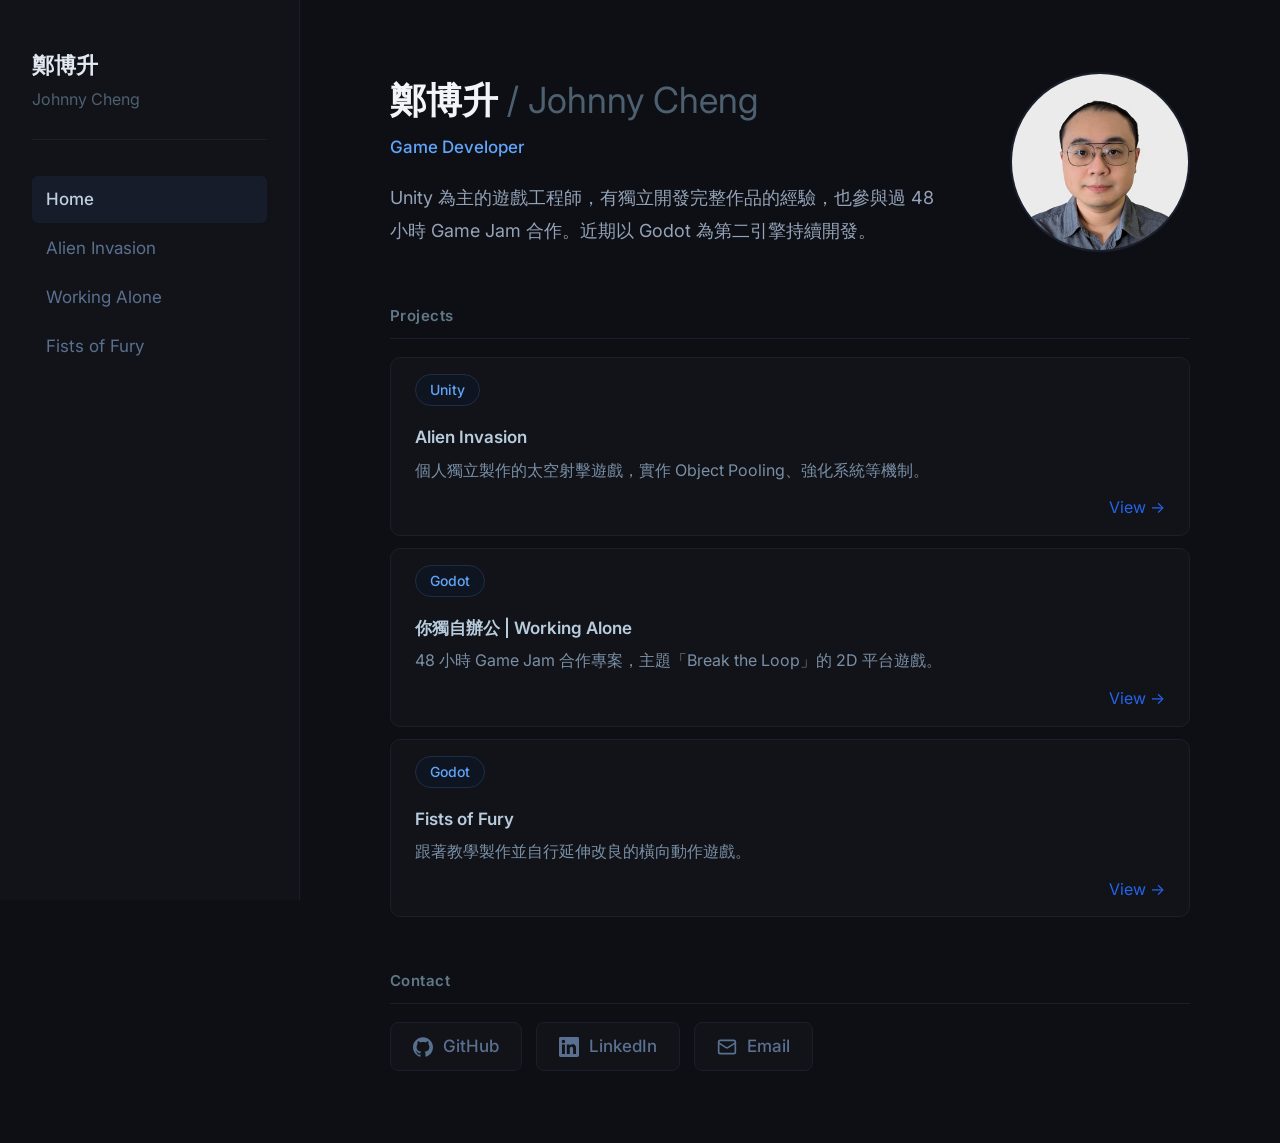
<file: index.html>
<!DOCTYPE html>
<html lang="zh-TW">
<head>
  <meta charset="UTF-8">
  <meta name="viewport" content="width=device-width, initial-scale=1.0">
  <title>Johnny Cheng - Portfolio</title>
  <link rel="stylesheet" href="style.css">
</head>

<body>
<div class="container">
  <div class="sidebar">
    <div class="name">
      <div class="zh">鄭博升</div>
      <div class="en">Johnny Cheng</div>
    </div>
    <a href="index.html" class="active">Home</a>
    <a href="shooter.html">Alien Invasion</a>
    <a href="gamejam.html">Working Alone</a>
    <a href="godot.html">Fists of Fury</a>
  </div>

  <div class="content">

    <div class="hero-section">
      <div class="hero-text">
        <h1>鄭博升<span> / Johnny Cheng</span></h1>
        <p class="hero-role">Game Developer</p>
        <p class="hero-bio">
          Unity 為主的遊戲工程師，有獨立開發完整作品的經驗，也參與過 48 小時 Game Jam 合作。近期以 Godot 為第二引擎持續開發。
        </p>
      </div>
      <img src="assets/PORTRAIT_SM.jpg" alt="profile" class="profile-img">
    </div>

    <h3>Projects</h3>
    <div class="project-grid">

      <a class="project-card" href="shooter.html">
        <span class="tech-badge">Unity</span>
        <div class="project-card-title">Alien Invasion</div>
        <p class="project-card-desc">個人獨立製作的太空射擊遊戲，實作 Object Pooling、強化系統等機制。</p>
        <div class="card-footer">
          <span class="card-arrow">View →</span>
        </div>
      </a>

      <a class="project-card" href="gamejam.html">
        <span class="tech-badge">Godot</span>
        <div class="project-card-title">你獨自辦公 | Working Alone</div>
        <p class="project-card-desc">48 小時 Game Jam 合作專案，主題「Break the Loop」的 2D 平台遊戲。</p>
        <div class="card-footer">
          <span class="card-arrow">View →</span>
        </div>
      </a>

      <a class="project-card" href="godot.html">
        <span class="tech-badge">Godot</span>
        <div class="project-card-title">Fists of Fury</div>
        <p class="project-card-desc">跟著教學製作並自行延伸改良的橫向動作遊戲。</p>
        <div class="card-footer">
          <span class="card-arrow">View →</span>
        </div>
      </a>

    </div>

    <h3>Contact</h3>
    <div class="link-row">
      <a class="icon-link" href="https://github.com/ps-cheng">
        <svg viewBox="0 0 24 24" fill="currentColor" xmlns="http://www.w3.org/2000/svg"><path d="M12 .297c-6.63 0-12 5.373-12 12 0 5.303 3.438 9.8 8.205 11.385.6.113.82-.258.82-.577 0-.285-.01-1.04-.015-2.04-3.338.724-4.042-1.61-4.042-1.61C4.422 18.07 3.633 17.7 3.633 17.7c-1.087-.744.084-.729.084-.729 1.205.084 1.838 1.236 1.838 1.236 1.07 1.835 2.809 1.305 3.495.998.108-.776.417-1.305.76-1.605-2.665-.3-5.466-1.332-5.466-5.93 0-1.31.465-2.38 1.235-3.22-.135-.303-.54-1.523.105-3.176 0 0 1.005-.322 3.3 1.23.96-.267 1.98-.399 3-.405 1.02.006 2.04.138 3 .405 2.28-1.552 3.285-1.23 3.285-1.23.645 1.653.24 2.873.12 3.176.765.84 1.23 1.91 1.23 3.22 0 4.61-2.805 5.625-5.475 5.92.42.36.81 1.096.81 2.22 0 1.606-.015 2.896-.015 3.286 0 .315.21.69.825.57C20.565 22.092 24 17.592 24 12.297c0-6.627-5.373-12-12-12"/></svg>
        GitHub
      </a>
      <a class="icon-link" href="https://linkedin.com/in/po-sheng-johnny-cheng">
        <svg viewBox="0 0 24 24" fill="currentColor" xmlns="http://www.w3.org/2000/svg"><path d="M20.447 20.452h-3.554v-5.569c0-1.328-.027-3.037-1.852-3.037-1.853 0-2.136 1.445-2.136 2.939v5.667H9.351V9h3.414v1.561h.046c.477-.9 1.637-1.85 3.37-1.85 3.601 0 4.267 2.37 4.267 5.455v6.286zM5.337 7.433c-1.144 0-2.063-.926-2.063-2.065 0-1.138.92-2.063 2.063-2.063 1.14 0 2.064.925 2.064 2.063 0 1.139-.925 2.065-2.064 2.065zm1.782 13.019H3.555V9h3.564v11.452zM22.225 0H1.771C.792 0 0 .774 0 1.729v20.542C0 23.227.792 24 1.771 24h20.451C23.2 24 24 23.227 24 22.271V1.729C24 .774 23.2 0 22.222 0h.003z"/></svg>
        LinkedIn
      </a>
      <a class="icon-link" href="mailto:johnnyc0217@email.com">
        <svg viewBox="0 0 24 24" fill="none" stroke="currentColor" stroke-width="2" stroke-linecap="round" stroke-linejoin="round" xmlns="http://www.w3.org/2000/svg">
          <rect x="2" y="4" width="20" height="16" rx="2"/>
          <path d="m22 7-8.97 5.7a1.94 1.94 0 0 1-2.06 0L2 7"/>
        </svg>
        Email
      </a>
    </div>

  </div>
</div>
</body>
</html>
</file>
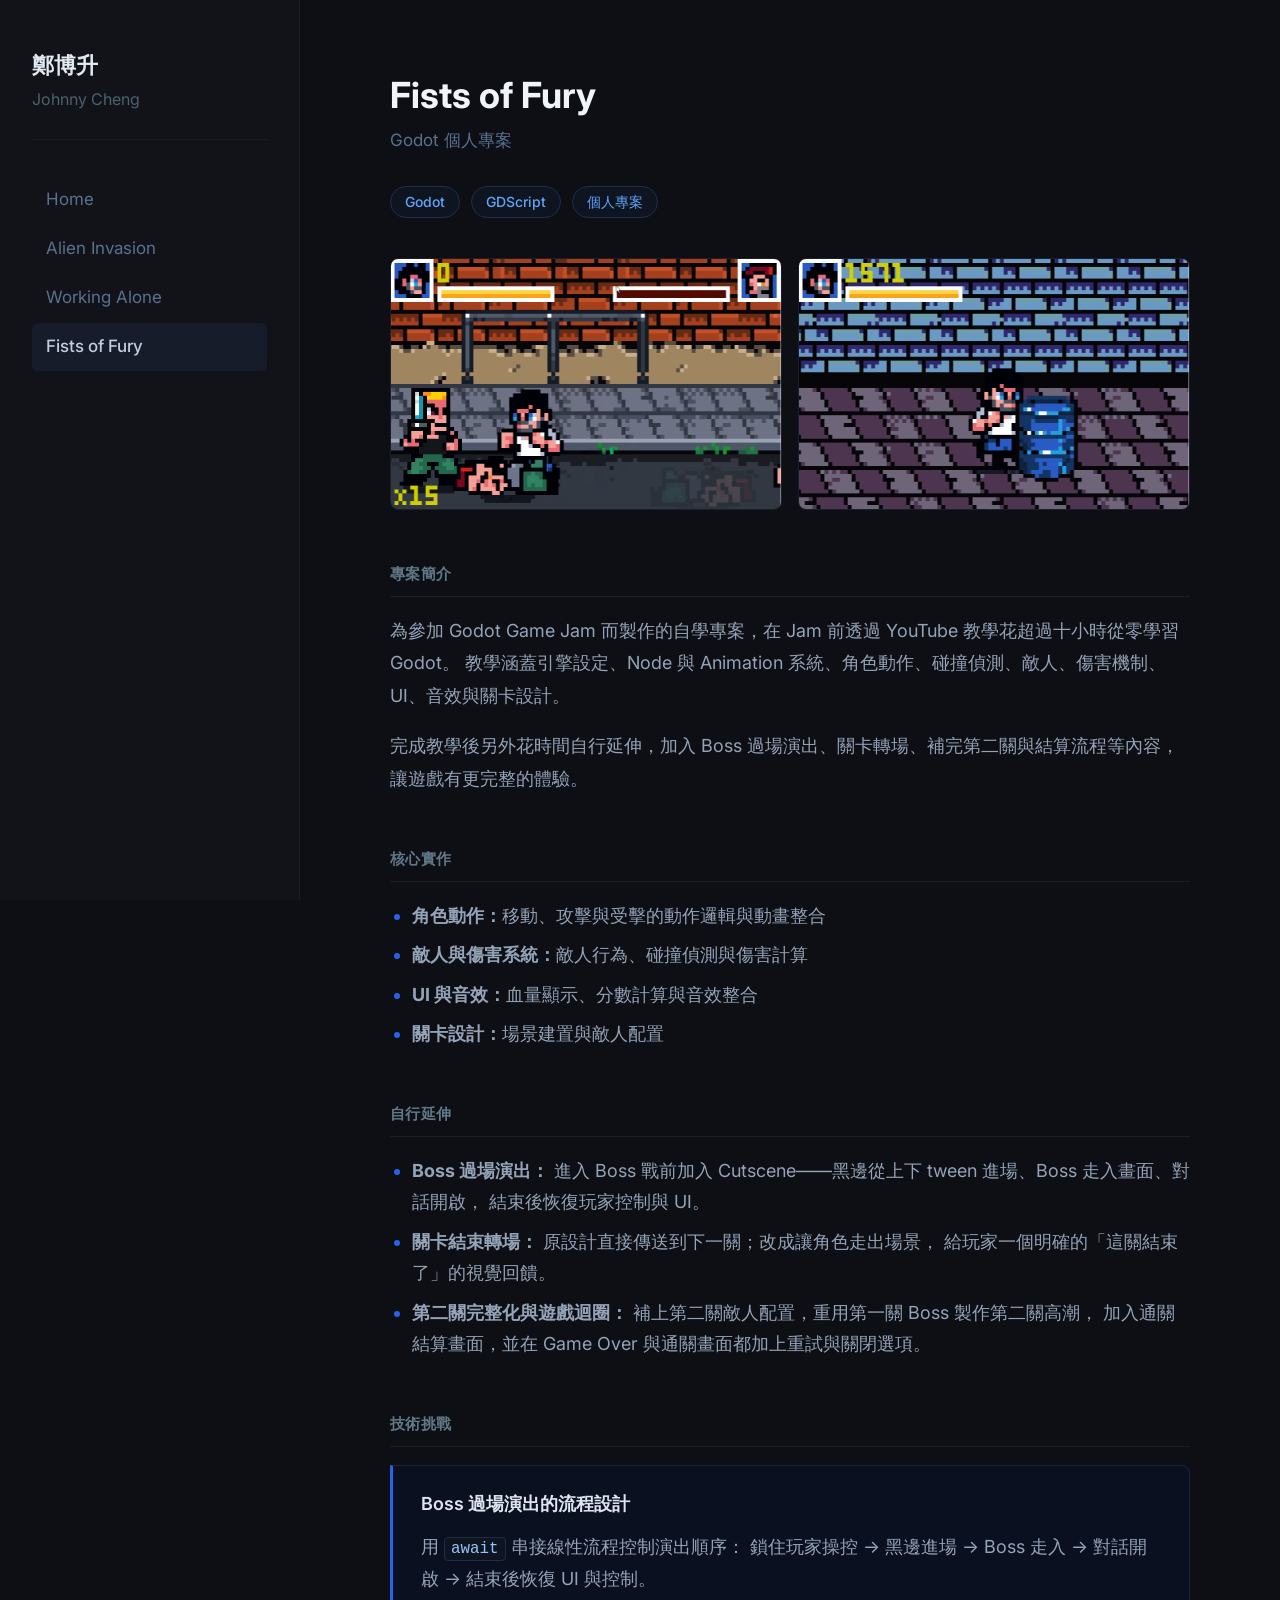
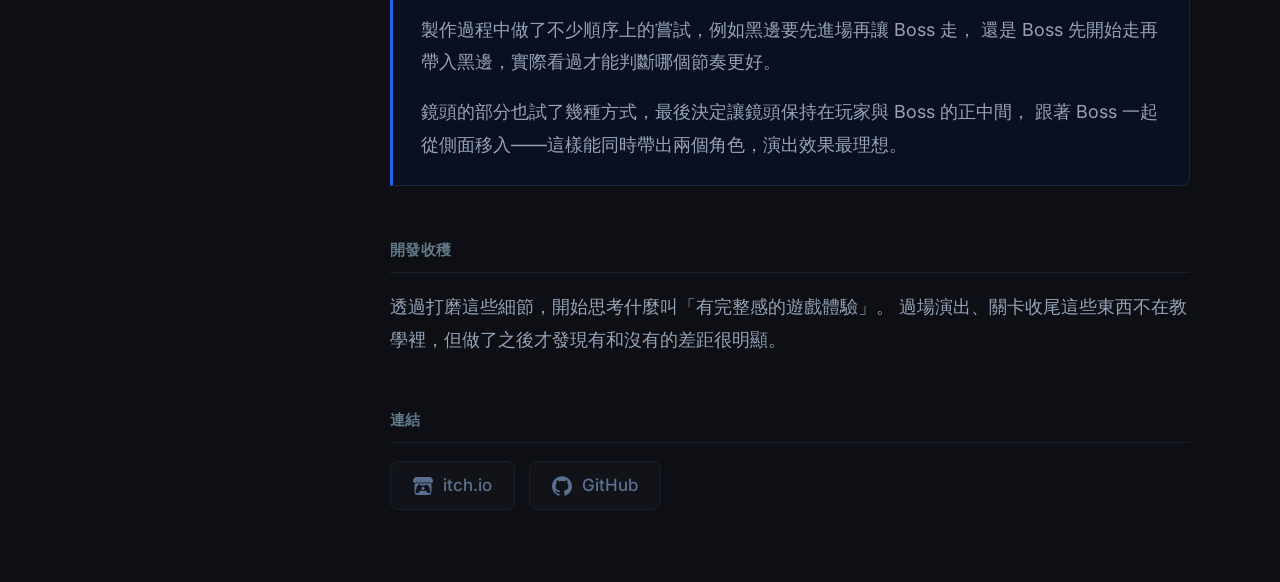
<file: godot.html>
<!DOCTYPE html>
<html lang="zh-TW">
<head>
  <meta charset="UTF-8">
  <meta name="viewport" content="width=device-width, initial-scale=1.0">
  <title>Fists of Fury — Johnny Cheng</title>
  <link rel="stylesheet" href="style.css">
</head>

<body>
<div class="container">
  <div class="sidebar">
    <div class="name">
      <div class="zh">鄭博升</div>
      <div class="en">Johnny Cheng</div>
    </div>
    <a href="index.html">Home</a>
    <a href="shooter.html">Alien Invasion</a>
    <a href="gamejam.html">Working Alone</a>
    <a href="godot.html" class="active">Fists of Fury</a>
  </div>

  <div class="content">

    <h1>Fists of Fury</h1>
    <h2>Godot 個人專案</h2>

    <span class="tech-badge">Godot</span>
    <span class="tech-badge">GDScript</span>
    <span class="tech-badge">個人專案</span>

    <div class="screenshot-row">
      <img src="assets/godot1.gif" alt="gameplay 1">
      <img src="assets/godot2.gif" alt="gameplay 2">
    </div>

    <h3>專案簡介</h3>
    <p>
      為參加 Godot Game Jam 而製作的自學專案，在 Jam 前透過 YouTube 教學花超過十小時從零學習 Godot。
      教學涵蓋引擎設定、Node 與 Animation 系統、角色動作、碰撞偵測、敵人、傷害機制、UI、音效與關卡設計。
    </p>
    <p>
      完成教學後另外花時間自行延伸，加入 Boss 過場演出、關卡轉場、補完第二關與結算流程等內容，
      讓遊戲有更完整的體驗。
    </p>

    <h3>核心實作</h3>
    <ul>
      <li><b>角色動作：</b>移動、攻擊與受擊的動作邏輯與動畫整合</li>
      <li><b>敵人與傷害系統：</b>敵人行為、碰撞偵測與傷害計算</li>
      <li><b>UI 與音效：</b>血量顯示、分數計算與音效整合</li>
      <li><b>關卡設計：</b>場景建置與敵人配置</li>
    </ul>

    <h3>自行延伸</h3>
    <ul>
      <li>
        <b>Boss 過場演出：</b>
        進入 Boss 戰前加入 Cutscene——黑邊從上下 tween 進場、Boss 走入畫面、對話開啟，
        結束後恢復玩家控制與 UI。
      </li>
      <li>
        <b>關卡結束轉場：</b>
        原設計直接傳送到下一關；改成讓角色走出場景，
        給玩家一個明確的「這關結束了」的視覺回饋。
      </li>
      <li>
        <b>第二關完整化與遊戲迴圈：</b>
        補上第二關敵人配置，重用第一關 Boss 製作第二關高潮，
        加入通關結算畫面，並在 Game Over 與通關畫面都加上重試與關閉選項。
      </li>
    </ul>

    <h3>技術挑戰</h3>

    <div class="challenge">
      <h4>Boss 過場演出的流程設計</h4>
      <p>
        用 <code>await</code> 串接線性流程控制演出順序：
        鎖住玩家操控 → 黑邊進場 → Boss 走入 → 對話開啟 → 結束後恢復 UI 與控制。
      </p>
      <p>
        製作過程中做了不少順序上的嘗試，例如黑邊要先進場再讓 Boss 走，
        還是 Boss 先開始走再帶入黑邊，實際看過才能判斷哪個節奏更好。
      </p>
      <p>
        鏡頭的部分也試了幾種方式，最後決定讓鏡頭保持在玩家與 Boss 的正中間，
        跟著 Boss 一起從側面移入——這樣能同時帶出兩個角色，演出效果最理想。
      </p>
    </div>

    <h3>開發收穫</h3>
    <p>
      透過打磨這些細節，開始思考什麼叫「有完整感的遊戲體驗」。
      過場演出、關卡收尾這些東西不在教學裡，但做了之後才發現有和沒有的差距很明顯。
    </p>

    <h3>連結</h3>
    <div class="link-row">
      <a class="icon-link" href="https://mori0217.itch.io/fists-of-fury">
        <svg viewBox="0 0 24 24" fill="currentColor" xmlns="http://www.w3.org/2000/svg"><path d="M3.13 1.338C2.08 1.96.02 4.328 0 4.95v1.03c0 1.303 1.22 2.45 2.325 2.45 1.33 0 2.436-1.102 2.436-2.41 0 1.308 1.07 2.41 2.4 2.41 1.328 0 2.362-1.102 2.362-2.41 0 1.308 1.137 2.41 2.466 2.41h.024c1.33 0 2.466-1.102 2.466-2.41 0 1.308 1.034 2.41 2.363 2.41 1.33 0 2.4-1.102 2.4-2.41 0 1.308 1.106 2.41 2.435 2.41C22.78 8.43 24 7.282 24 5.98V4.95c-.02-.62-2.082-2.99-3.13-3.612-3.253-.114-5.508-.134-8.87-.133-3.362 0-7.945.053-8.87.133zm6.376 6.477a2.74 2.74 0 0 1-.468.602c-.5.49-1.19.795-1.947.795a2.786 2.786 0 0 1-1.95-.795c-.182-.178-.32-.37-.446-.59-.127.222-.303.412-.486.59a2.788 2.788 0 0 1-1.95.795c-.092 0-.187-.025-.264-.052-.107 1.113-.152 2.176-.168 2.95v.005l-.006 1.167c.02 2.334-.23 7.564 1.03 8.85 1.952.454 5.545.662 9.15.663 3.605 0 7.198-.21 9.15-.664 1.26-1.284 1.01-6.514 1.03-8.848l-.006-1.167v-.004c-.016-.775-.06-1.838-.168-2.95-.077.026-.172.052-.263.052a2.788 2.788 0 0 1-1.95-.795c-.184-.178-.36-.368-.486-.59-.127.22-.265.412-.447.59a2.786 2.786 0 0 1-1.95.794c-.76 0-1.446-.303-1.948-.793a2.74 2.74 0 0 1-.468-.602 2.738 2.738 0 0 1-.463.602 2.787 2.787 0 0 1-1.95.794h-.16a2.787 2.787 0 0 1-1.95-.793 2.738 2.738 0 0 1-.464-.602zm-2.004 2.59v.002c.795.002 1.5 0 2.373.953.687-.072 1.406-.108 2.125-.107.72 0 1.438.035 2.125.107.873-.953 1.578-.95 2.372-.953.376 0 1.876 0 2.92 2.934l1.123 4.028c.832 2.995-.266 3.068-1.636 3.07-2.03-.075-3.156-1.55-3.156-3.025-1.124.184-2.436.276-3.748.277-1.312 0-2.624-.093-3.748-.277 0 1.475-1.125 2.95-3.156 3.026-1.37-.004-2.468-.077-1.636-3.072l1.122-4.027c1.045-2.934 2.545-2.934 2.92-2.934zM12 12.714c-.002.002-2.14 1.964-2.523 2.662l1.4-.056v1.22c0 .056.56.033 1.123.007.562.026 1.124.05 1.124-.008v-1.22l1.4.055C14.138 14.677 12 12.713 12 12.713z"/></svg>
        itch.io
      </a>
      <a class="icon-link" href="https://github.com/ps-cheng/Godot-fists-of-fury">
        <svg viewBox="0 0 24 24" fill="currentColor" xmlns="http://www.w3.org/2000/svg"><path d="M12 .297c-6.63 0-12 5.373-12 12 0 5.303 3.438 9.8 8.205 11.385.6.113.82-.258.82-.577 0-.285-.01-1.04-.015-2.04-3.338.724-4.042-1.61-4.042-1.61C4.422 18.07 3.633 17.7 3.633 17.7c-1.087-.744.084-.729.084-.729 1.205.084 1.838 1.236 1.838 1.236 1.07 1.835 2.809 1.305 3.495.998.108-.776.417-1.305.76-1.605-2.665-.3-5.466-1.332-5.466-5.93 0-1.31.465-2.38 1.235-3.22-.135-.303-.54-1.523.105-3.176 0 0 1.005-.322 3.3 1.23.96-.267 1.98-.399 3-.405 1.02.006 2.04.138 3 .405 2.28-1.552 3.285-1.23 3.285-1.23.645 1.653.24 2.873.12 3.176.765.84 1.23 1.91 1.23 3.22 0 4.61-2.805 5.625-5.475 5.92.42.36.81 1.096.81 2.22 0 1.606-.015 2.896-.015 3.286 0 .315.21.69.825.57C20.565 22.092 24 17.592 24 12.297c0-6.627-5.373-12-12-12"/></svg>
        GitHub
      </a>
    </div>

  </div>
</div>
</body>
</html>
</file>
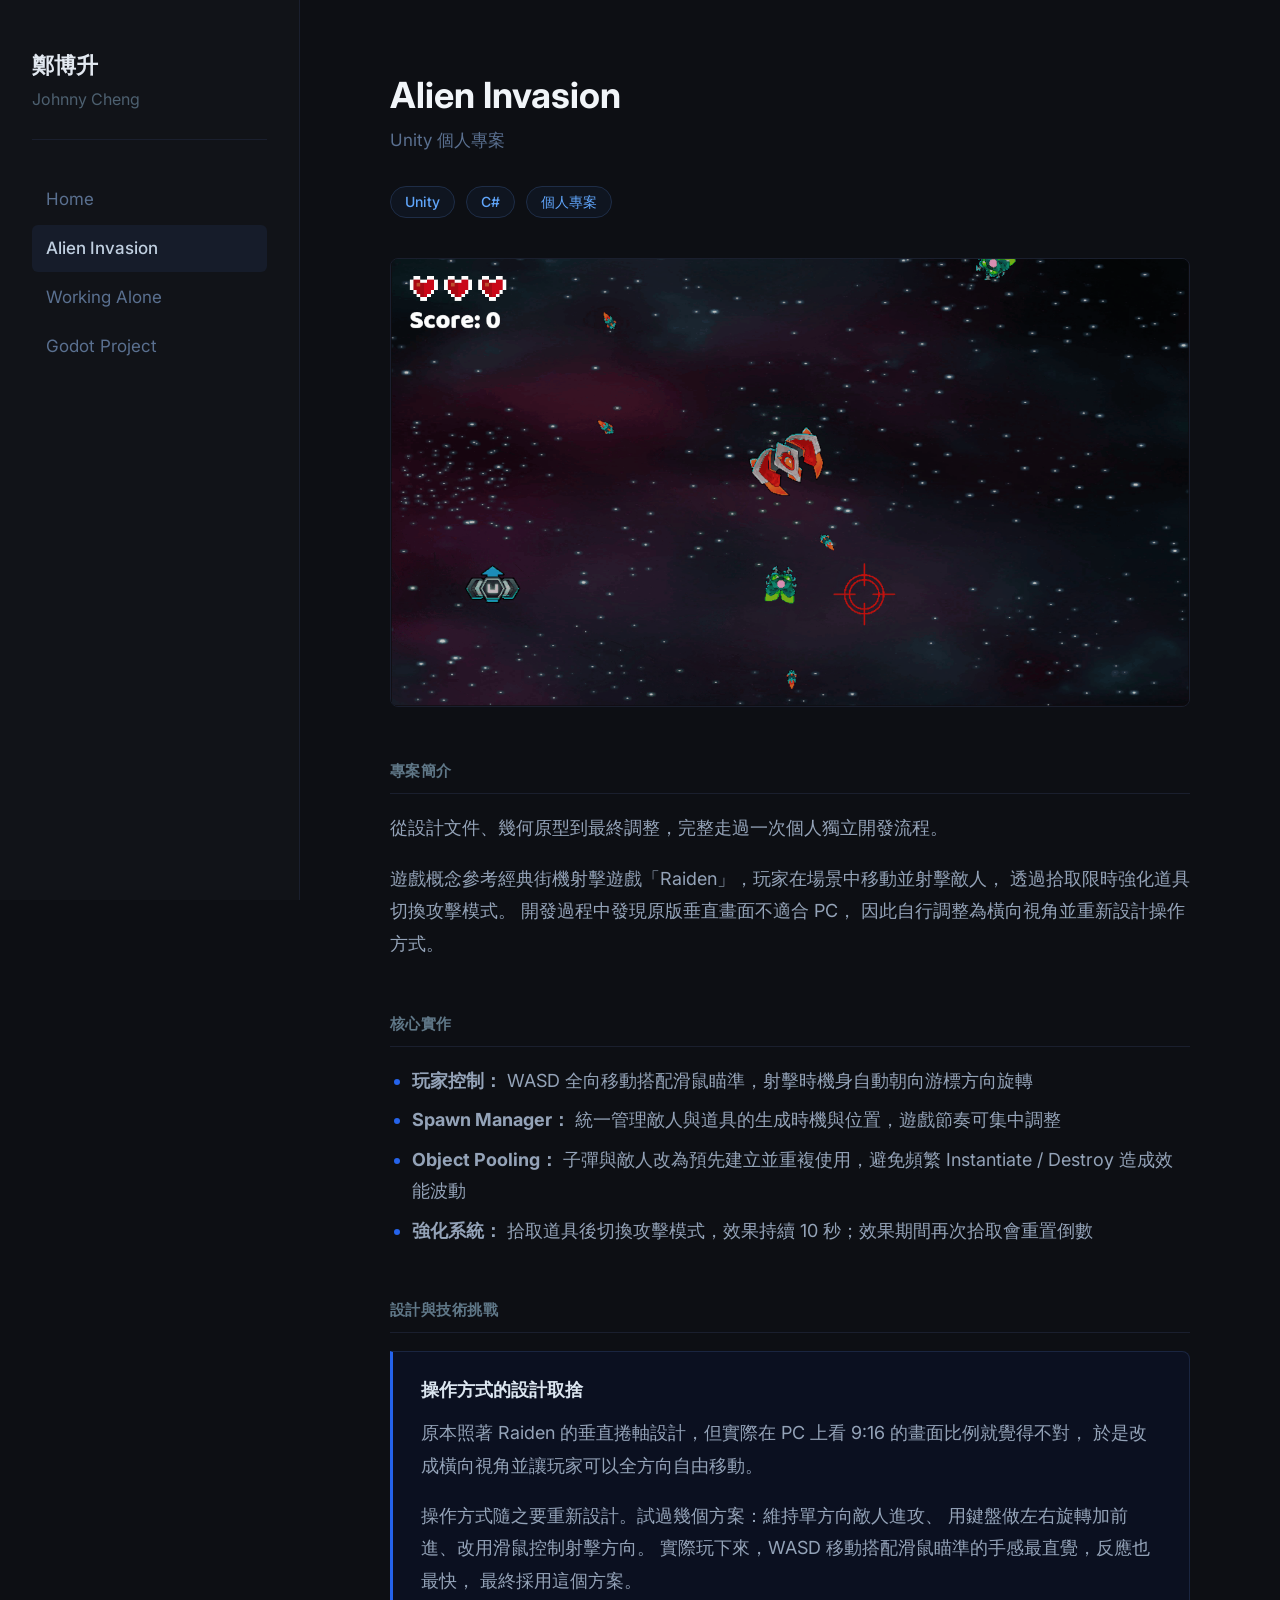
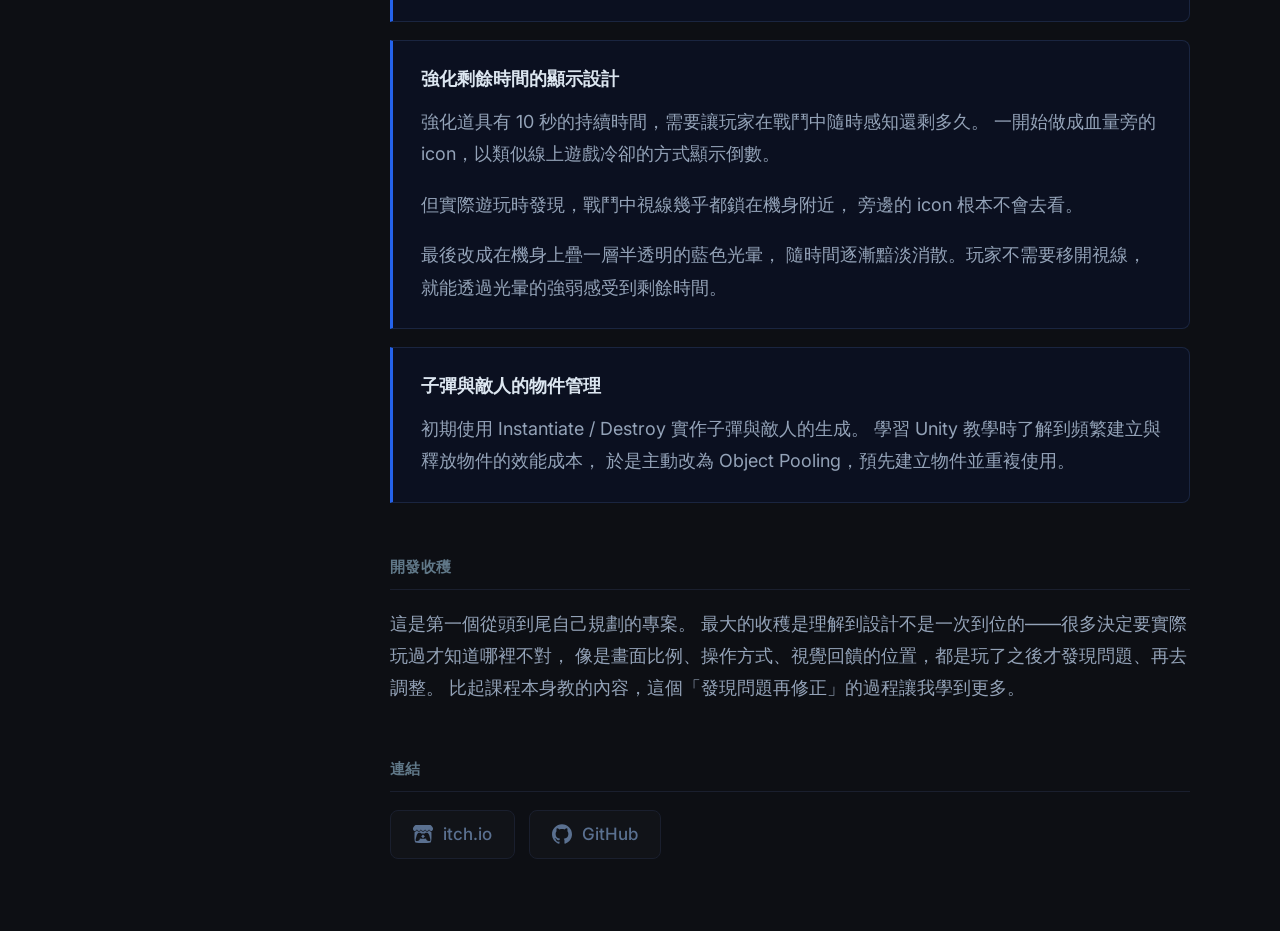
<file: shooter.html>
<!DOCTYPE html>
<html lang="zh-TW">
<head>
  <meta charset="UTF-8">
  <meta name="viewport" content="width=device-width, initial-scale=1.0">
  <title>Alien Invasion — Johnny Cheng</title>
  <link rel="stylesheet" href="style.css">
</head>

<body>
<div class="container">
  <div class="sidebar">
    <div class="name">
      <div class="zh">鄭博升</div>
      <div class="en">Johnny Cheng</div>
    </div>
    <a href="index.html">Home</a>
    <a href="shooter.html" class="active">Alien Invasion</a>
    <a href="gamejam.html">Working Alone</a>
    <a href="godot.html">Godot Project</a>
  </div>

  <div class="content">

    <h1>Alien Invasion</h1>
    <h2>Unity 個人專案</h2>

    <span class="tech-badge">Unity</span>
    <span class="tech-badge">C#</span>
    <span class="tech-badge">個人專案</span>

    <img src="assets/shooter.gif" alt="gameplay" class="screenshot">

    <h3>專案簡介</h3>
    <p>
      從設計文件、幾何原型到最終調整，完整走過一次個人獨立開發流程。
    </p>
    <p>
      遊戲概念參考經典街機射擊遊戲「Raiden」，玩家在場景中移動並射擊敵人，
      透過拾取限時強化道具切換攻擊模式。
      開發過程中發現原版垂直畫面不適合 PC，
      因此自行調整為橫向視角並重新設計操作方式。
    </p>

    <h3>核心實作</h3>
    <ul>
      <li>
        <b>玩家控制：</b>
        WASD 全向移動搭配滑鼠瞄準，射擊時機身自動朝向游標方向旋轉
      </li>
      <li>
        <b>Spawn Manager：</b>
        統一管理敵人與道具的生成時機與位置，遊戲節奏可集中調整
      </li>
      <li>
        <b>Object Pooling：</b>
        子彈與敵人改為預先建立並重複使用，避免頻繁 Instantiate / Destroy 造成效能波動
      </li>
      <li>
        <b>強化系統：</b>
        拾取道具後切換攻擊模式，效果持續 10 秒；效果期間再次拾取會重置倒數
      </li>
    </ul>

    <h3>設計與技術挑戰</h3>

    <div class="challenge">
      <h4>操作方式的設計取捨</h4>
      <p>
        原本照著 Raiden 的垂直捲軸設計，但實際在 PC 上看 9:16 的畫面比例就覺得不對，
        於是改成橫向視角並讓玩家可以全方向自由移動。
      </p>
      <p>
        操作方式隨之要重新設計。試過幾個方案：維持單方向敵人進攻、
        用鍵盤做左右旋轉加前進、改用滑鼠控制射擊方向。
        實際玩下來，WASD 移動搭配滑鼠瞄準的手感最直覺，反應也最快，
        最終採用這個方案。
      </p>
    </div>

    <div class="challenge">
      <h4>強化剩餘時間的顯示設計</h4>
      <p>
        強化道具有 10 秒的持續時間，需要讓玩家在戰鬥中隨時感知還剩多久。
        一開始做成血量旁的 icon，以類似線上遊戲冷卻的方式顯示倒數。
      </p>
      <p>
        但實際遊玩時發現，戰鬥中視線幾乎都鎖在機身附近，
        旁邊的 icon 根本不會去看。
      </p>
      <p>
        最後改成在機身上疊一層半透明的藍色光暈，
        隨時間逐漸黯淡消散。玩家不需要移開視線，
        就能透過光暈的強弱感受到剩餘時間。
      </p>
    </div>

    <div class="challenge">
      <h4>子彈與敵人的物件管理</h4>
      <p>
        初期使用 Instantiate / Destroy 實作子彈與敵人的生成。
        學習 Unity 教學時了解到頻繁建立與釋放物件的效能成本，
        於是主動改為 Object Pooling，預先建立物件並重複使用。
      </p>
    </div>

    <h3>開發收穫</h3>
    <p>
      這是第一個從頭到尾自己規劃的專案。
      最大的收穫是理解到設計不是一次到位的——很多決定要實際玩過才知道哪裡不對，
      像是畫面比例、操作方式、視覺回饋的位置，都是玩了之後才發現問題、再去調整。
      比起課程本身教的內容，這個「發現問題再修正」的過程讓我學到更多。
    </p>

    <h3>連結</h3>
    <div class="link-row">
      <a class="icon-link" href="https://mori0217.itch.io/alien-invasion">
        <svg viewBox="0 0 24 24" fill="currentColor" xmlns="http://www.w3.org/2000/svg"><path d="M3.13 1.338C2.08 1.96.02 4.328 0 4.95v1.03c0 1.303 1.22 2.45 2.325 2.45 1.33 0 2.436-1.102 2.436-2.41 0 1.308 1.07 2.41 2.4 2.41 1.328 0 2.362-1.102 2.362-2.41 0 1.308 1.137 2.41 2.466 2.41h.024c1.33 0 2.466-1.102 2.466-2.41 0 1.308 1.034 2.41 2.363 2.41 1.33 0 2.4-1.102 2.4-2.41 0 1.308 1.106 2.41 2.435 2.41C22.78 8.43 24 7.282 24 5.98V4.95c-.02-.62-2.082-2.99-3.13-3.612-3.253-.114-5.508-.134-8.87-.133-3.362 0-7.945.053-8.87.133zm6.376 6.477a2.74 2.74 0 0 1-.468.602c-.5.49-1.19.795-1.947.795a2.786 2.786 0 0 1-1.95-.795c-.182-.178-.32-.37-.446-.59-.127.222-.303.412-.486.59a2.788 2.788 0 0 1-1.95.795c-.092 0-.187-.025-.264-.052-.107 1.113-.152 2.176-.168 2.95v.005l-.006 1.167c.02 2.334-.23 7.564 1.03 8.85 1.952.454 5.545.662 9.15.663 3.605 0 7.198-.21 9.15-.664 1.26-1.284 1.01-6.514 1.03-8.848l-.006-1.167v-.004c-.016-.775-.06-1.838-.168-2.95-.077.026-.172.052-.263.052a2.788 2.788 0 0 1-1.95-.795c-.184-.178-.36-.368-.486-.59-.127.22-.265.412-.447.59a2.786 2.786 0 0 1-1.95.794c-.76 0-1.446-.303-1.948-.793a2.74 2.74 0 0 1-.468-.602 2.738 2.738 0 0 1-.463.602 2.787 2.787 0 0 1-1.95.794h-.16a2.787 2.787 0 0 1-1.95-.793 2.738 2.738 0 0 1-.464-.602zm-2.004 2.59v.002c.795.002 1.5 0 2.373.953.687-.072 1.406-.108 2.125-.107.72 0 1.438.035 2.125.107.873-.953 1.578-.95 2.372-.953.376 0 1.876 0 2.92 2.934l1.123 4.028c.832 2.995-.266 3.068-1.636 3.07-2.03-.075-3.156-1.55-3.156-3.025-1.124.184-2.436.276-3.748.277-1.312 0-2.624-.093-3.748-.277 0 1.475-1.125 2.95-3.156 3.026-1.37-.004-2.468-.077-1.636-3.072l1.122-4.027c1.045-2.934 2.545-2.934 2.92-2.934zM12 12.714c-.002.002-2.14 1.964-2.523 2.662l1.4-.056v1.22c0 .056.56.033 1.123.007.562.026 1.124.05 1.124-.008v-1.22l1.4.055C14.138 14.677 12 12.713 12 12.713z"/></svg>
        itch.io
      </a>
      <a class="icon-link" href="https://github.com/ps-cheng/Unity-alien-invasion">
        <svg viewBox="0 0 24 24" fill="currentColor" xmlns="http://www.w3.org/2000/svg"><path d="M12 .297c-6.63 0-12 5.373-12 12 0 5.303 3.438 9.8 8.205 11.385.6.113.82-.258.82-.577 0-.285-.01-1.04-.015-2.04-3.338.724-4.042-1.61-4.042-1.61C4.422 18.07 3.633 17.7 3.633 17.7c-1.087-.744.084-.729.084-.729 1.205.084 1.838 1.236 1.838 1.236 1.07 1.835 2.809 1.305 3.495.998.108-.776.417-1.305.76-1.605-2.665-.3-5.466-1.332-5.466-5.93 0-1.31.465-2.38 1.235-3.22-.135-.303-.54-1.523.105-3.176 0 0 1.005-.322 3.3 1.23.96-.267 1.98-.399 3-.405 1.02.006 2.04.138 3 .405 2.28-1.552 3.285-1.23 3.285-1.23.645 1.653.24 2.873.12 3.176.765.84 1.23 1.91 1.23 3.22 0 4.61-2.805 5.625-5.475 5.92.42.36.81 1.096.81 2.22 0 1.606-.015 2.896-.015 3.286 0 .315.21.69.825.57C20.565 22.092 24 17.592 24 12.297c0-6.627-5.373-12-12-12"/></svg>
        GitHub
      </a>
    </div>

  </div>
</div>
</body>
</html>
</file>
<file: style.css>
@import url('https://fonts.googleapis.com/css2?family=Inter:wght@400;500;600;700&display=swap');

* {
  box-sizing: border-box;
}

body {
  margin: 0;
  background: #0d0f14;
  color: #e2e8f0;
  font-family: 'Inter', Arial, sans-serif;
  font-size: 18px;
  line-height: 1.6;
}

/* ── Layout ── */
.container {
  display: flex;
  min-height: 100vh;
}

.sidebar {
  width: 300px;
  background: #111318;
  border-right: 1px solid #1a1f2e;
  padding: 48px 32px;
  position: fixed;
  height: 100vh;
  overflow-y: auto;
}

.content {
  margin-left: 300px;
  padding: 72px 90px;
  max-width: 1260px;
  width: 100%;
}

/* ── Sidebar ── */
.name {
  margin-bottom: 36px;
  padding-bottom: 26px;
  border-bottom: 1px solid #1a1f2e;
}

.name .zh {
  font-size: 22px;
  font-weight: 700;
}

.name .en {
  font-size: 16px;
  color: #4d6070;
  margin-top: 4px;
}

.sidebar a {
  display: block;
  padding: 10px 14px;
  color: #5a7090;
  text-decoration: none;
  border-radius: 6px;
  font-size: 17px;
  margin-bottom: 2px;
  transition: color 0.15s, background 0.15s;
}

.sidebar a:hover {
  color: #c0cfe0;
  background: #161c2a;
  text-decoration: none;
}

.sidebar a.active {
  color: #c0cfe0;
  background: #161c2a;
  font-weight: 500;
}

/* ── Typography ── */
h1 {
  font-size: 36px;
  font-weight: 700;
  color: #f1f5f9;
  margin: 0 0 8px;
  line-height: 1.3;
}

h1 span {
  color: #4d6070;
  font-weight: 400;
}

h2 {
  font-size: 17px;
  font-weight: 400;
  color: #5a7090;
  margin: 0 0 32px;
}

h3 {
  font-size: 15px;
  font-weight: 600;
  color: #607888;
  margin: 52px 0 18px;
  padding-bottom: 10px;
  border-bottom: 1px solid #1a1f2e;
  letter-spacing: 0.03em;
}

h4 {
  font-size: 18px;
  font-weight: 600;
  color: #dce6f0;
  margin: 0 0 12px;
}

p {
  color: #94a3b8;
  line-height: 1.8;
  margin: 0 0 18px;
}

ul {
  padding-left: 22px;
  margin: 0 0 18px;
}

li {
  color: #94a3b8;
  line-height: 1.75;
  margin: 8px 0;
}

li::marker {
  color: #2563eb;
}

a {
  color: #60a5fa;
  text-decoration: none;
}

a:hover {
  text-decoration: underline;
}

code {
  font-family: 'Courier New', monospace;
  font-size: 0.88em;
  background: #0f1520;
  border: 1px solid #1e2d47;
  border-radius: 4px;
  padding: 2px 6px;
  color: #93c5fd;
}

/* ── Tech badge ── */
.tech-badge {
  display: inline-block;
  padding: 4px 14px;
  background: #0f1520;
  border: 1px solid #1e2d47;
  border-radius: 99px;
  font-size: 14px;
  font-weight: 500;
  color: #60a5fa;
  margin: 0 6px 12px 0;
}

/* ── Callout / Challenge block ── */
.challenge {
  background: #0b1020;
  border: 1px solid #1a2540;
  border-left: 3px solid #2563eb;
  padding: 24px 28px;
  margin: 18px 0;
  border-radius: 0 8px 8px 0;
}

.challenge h4 {
  margin-bottom: 12px;
}

.challenge p:last-child {
  margin-bottom: 0;
}

/* ── Images ── */
img {
  max-width: 100%;
  border-radius: 8px;
  border: 1px solid #1a1f2e;
  display: block;
}

.screenshot {
  width: 100%;
  margin: 28px 0 40px;
}

.screenshot-row {
  display: flex;
  gap: 16px;
  margin: 28px 0 40px;
}

.screenshot-row img {
  flex: 1;
  width: 0;
  min-width: 0;
  margin: 0;
}

.hero-section {
  display: flex;
  align-items: center;
  justify-content: space-between;
  gap: 56px;
  margin-bottom: 8px;
}

.hero-text {
  flex: 1;
}

.profile-img {
  width: 180px;
  height: 180px;
  border-radius: 50%;
  object-fit: cover;
  object-position: center 15%;
  border: 2px solid #1a1f2e;
  flex-shrink: 0;
}

/* ── Icon link buttons ── */
.link-row {
  display: flex;
  gap: 14px;
  flex-wrap: wrap;
  margin-top: 10px;
}

.icon-link {
  display: inline-flex;
  align-items: center;
  gap: 10px;
  padding: 10px 22px;
  background: #111318;
  border: 1px solid #1a1f2e;
  border-radius: 8px;
  color: #5a7090;
  font-size: 17px;
  font-weight: 500;
  text-decoration: none;
  transition: border-color 0.15s, color 0.15s;
}

.icon-link:hover {
  border-color: #2a3a55;
  color: #c0cfe0;
  text-decoration: none;
}

.icon-link img,
.icon-link svg {
  width: 20px;
  height: 20px;
  flex-shrink: 0;
  border: none;
  border-radius: 0;
  margin: 0;
  display: block;
}


/* ── Homepage hero ── */
.hero-role {
  font-size: 17px;
  font-weight: 500;
  color: #60a5fa;
  margin: 0 0 20px;
}

.hero-bio {
  font-size: 18px;
  color: #94a3b8;
  line-height: 1.8;
  max-width: 640px;
  margin: 0;
}

/* ── Project cards (homepage) ── */
.project-grid {
  display: flex;
  flex-direction: column;
  gap: 12px;
  margin-top: 18px;
}

.project-card {
  display: block;
  background: #111318;
  border: 1px solid #1a1f2e;
  border-radius: 10px;
  padding: 16px 24px 14px;
  text-decoration: none;
  transition: border-color 0.15s, background 0.15s;
}

.project-card:hover {
  border-color: #243050;
  background: #13182a;
  text-decoration: none;
}

.project-card-title {
  font-size: 17px;
  font-weight: 600;
  color: #b8ccde;
  margin: 6px 0 6px;
}

.project-card-desc {
  font-size: 16px;
  color: #7a8fa6;
  line-height: 1.6;
  margin: 0 0 12px;
}

.card-footer {
  display: flex;
  justify-content: flex-end;
}

.card-arrow {
  font-size: 16px;
  color: #2563eb;
}

/* ── Button ── */
.btn {
  display: inline-block;
  padding: 12px 28px;
  background: #1d4ed8;
  color: #ffffff;
  border-radius: 8px;
  font-weight: 600;
  font-size: 17px;
  text-decoration: none;
  transition: background 0.15s;
}

.btn:hover {
  background: #2563eb;
  text-decoration: none;
}

/* ── Utility ── */
.section {
  margin-bottom: 24px;
}

/* ── Responsive ── */
@media (max-width: 960px) {
  .container {
    flex-direction: column;
  }

  .sidebar {
    width: 100%;
    height: auto;
    position: sticky;
    top: 0;
    z-index: 100;
    padding: 16px 28px;
    display: flex;
    align-items: center;
    gap: 16px;
    flex-wrap: wrap;
    border-right: none;
    border-bottom: 1px solid #1a1f2e;
  }

  .name {
    margin-bottom: 0;
    padding-bottom: 0;
    border-bottom: none;
    margin-right: auto;
  }

  .name .en {
    display: none;
  }

  .name .zh {
    font-size: 18px;
  }

  .sidebar a {
    font-size: 15px;
    padding: 6px 10px;
    margin-bottom: 0;
  }

  .content {
    margin-left: 0;
    padding: 48px 48px;
    max-width: 100%;
  }

  .hero-bio {
    max-width: 100%;
  }
}

@media (max-width: 600px) {
  .sidebar {
    padding: 14px 20px;
    gap: 8px;
  }

  .sidebar a {
    font-size: 14px;
    padding: 5px 8px;
  }

  .content {
    padding: 32px 22px;
  }

  body {
    font-size: 15px;
  }

  h1 {
    font-size: 24px;
  }

  h2 {
    font-size: 14px;
    margin-bottom: 20px;
  }

  h3 {
    font-size: 13px;
    margin-top: 36px;
  }

  h4 {
    font-size: 15px;
  }

  .hero-section {
    flex-direction: column-reverse;
    gap: 24px;
    align-items: flex-start;
  }

  .profile-img {
    width: 100px;
    height: 100px;
    align-self: center;
  }

  .hero-bio {
    font-size: 15px;
  }

  .screenshot-row {
    flex-direction: column;
    gap: 12px;
  }

  .screenshot-row img {
    width: 100%;
    flex: none;
  }

  .challenge {
    padding: 16px 18px;
  }
}
</file>
